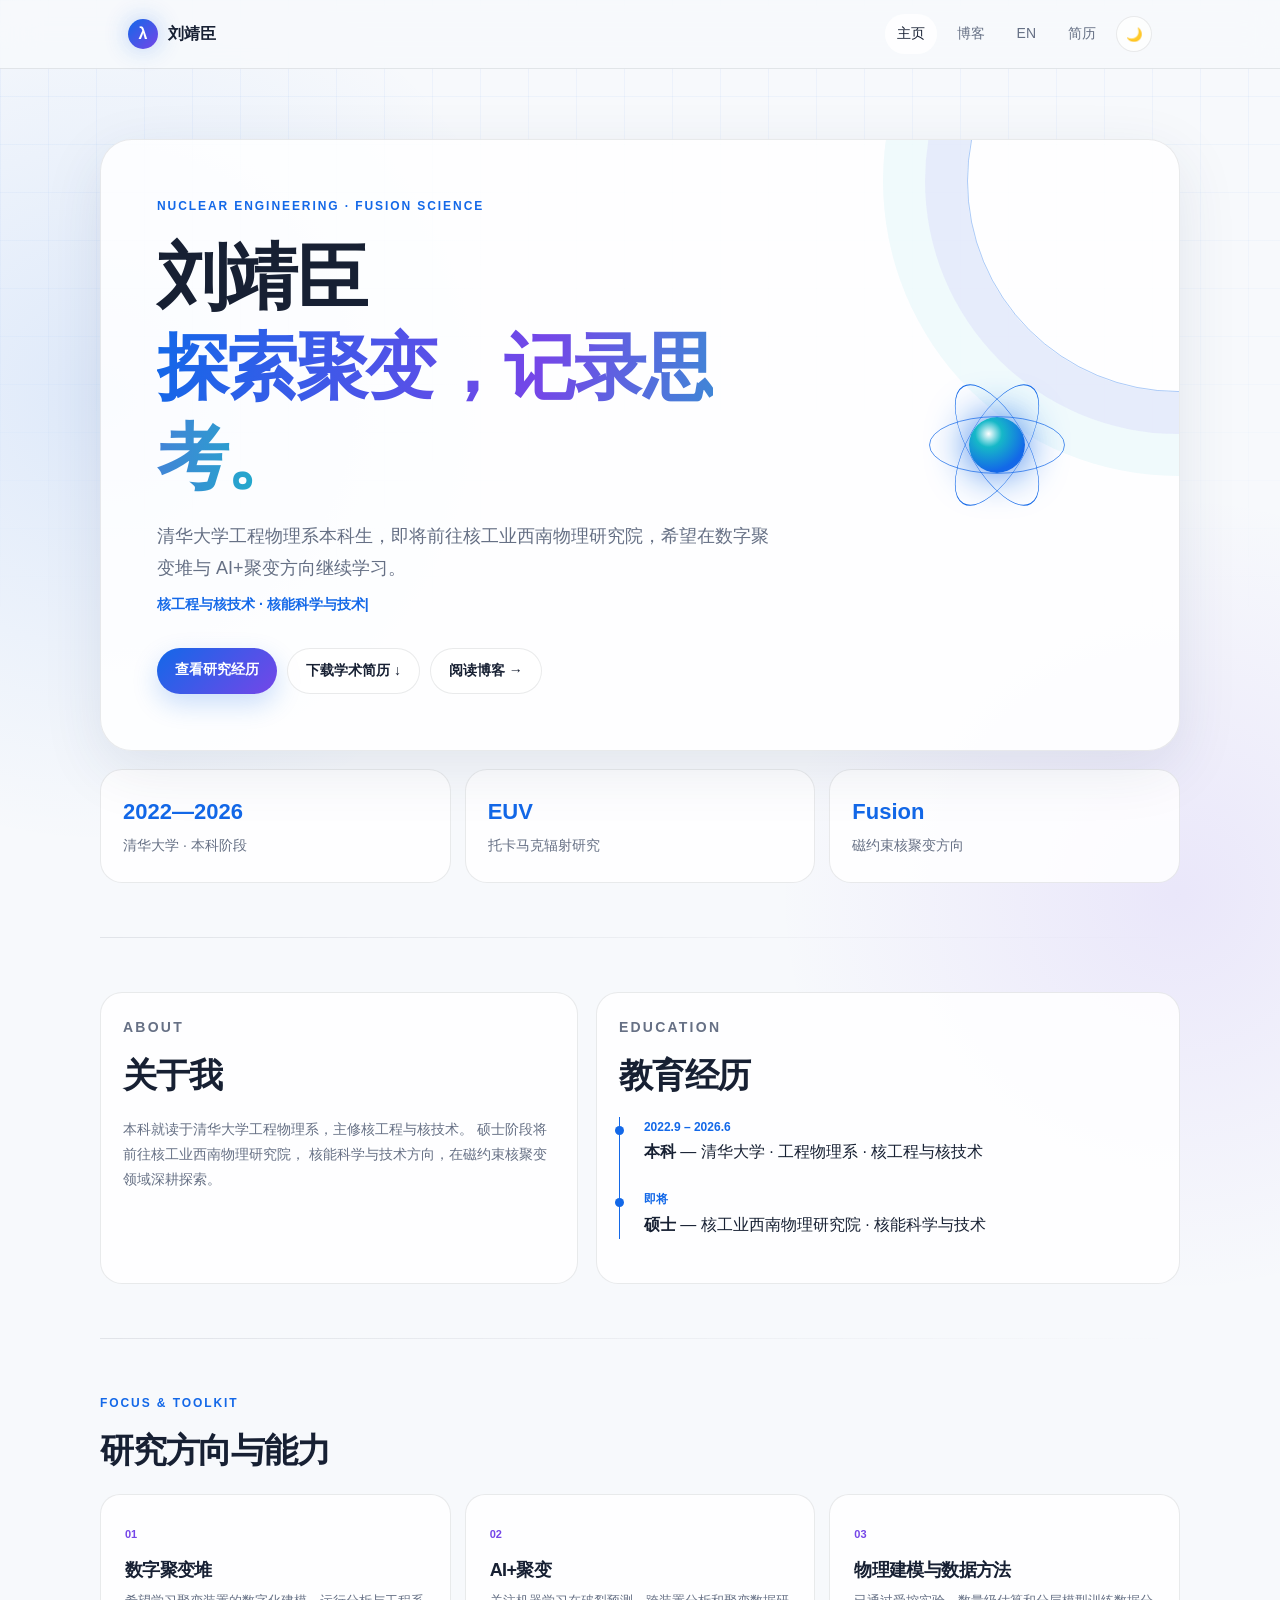
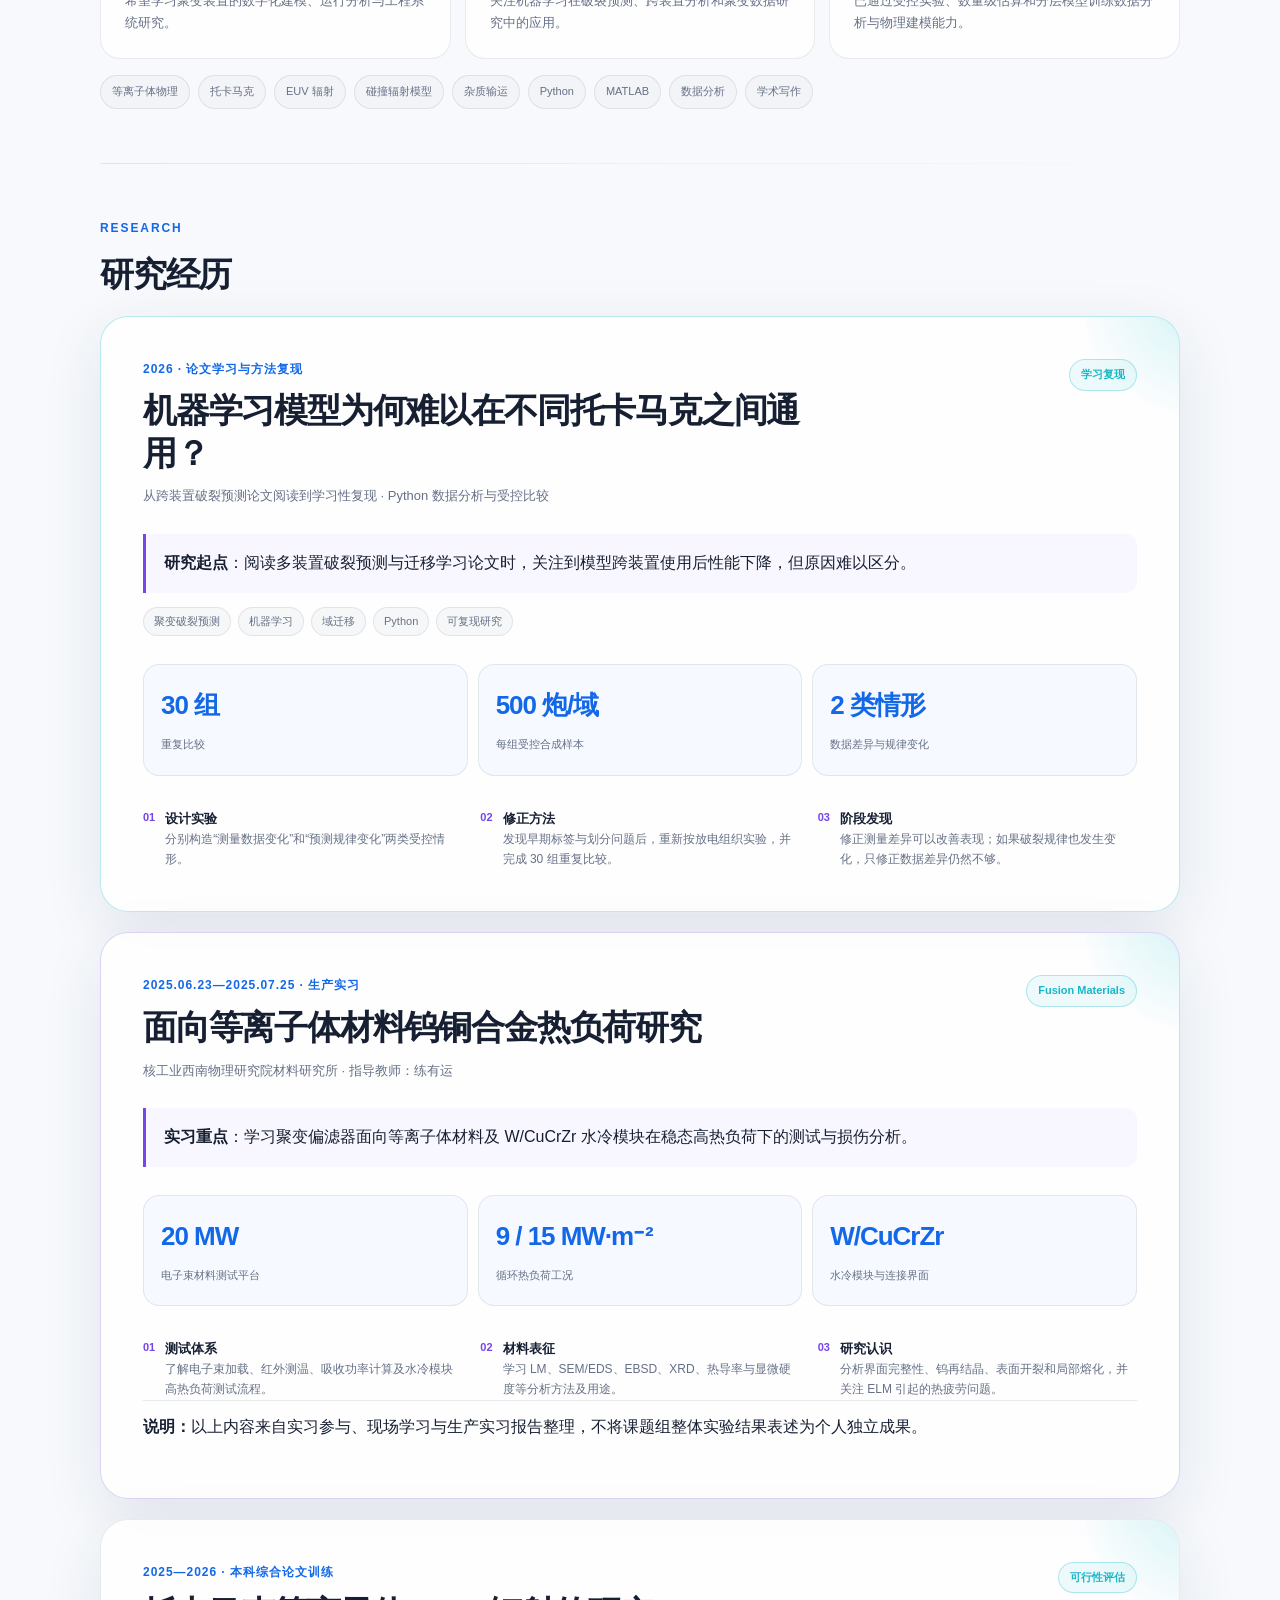
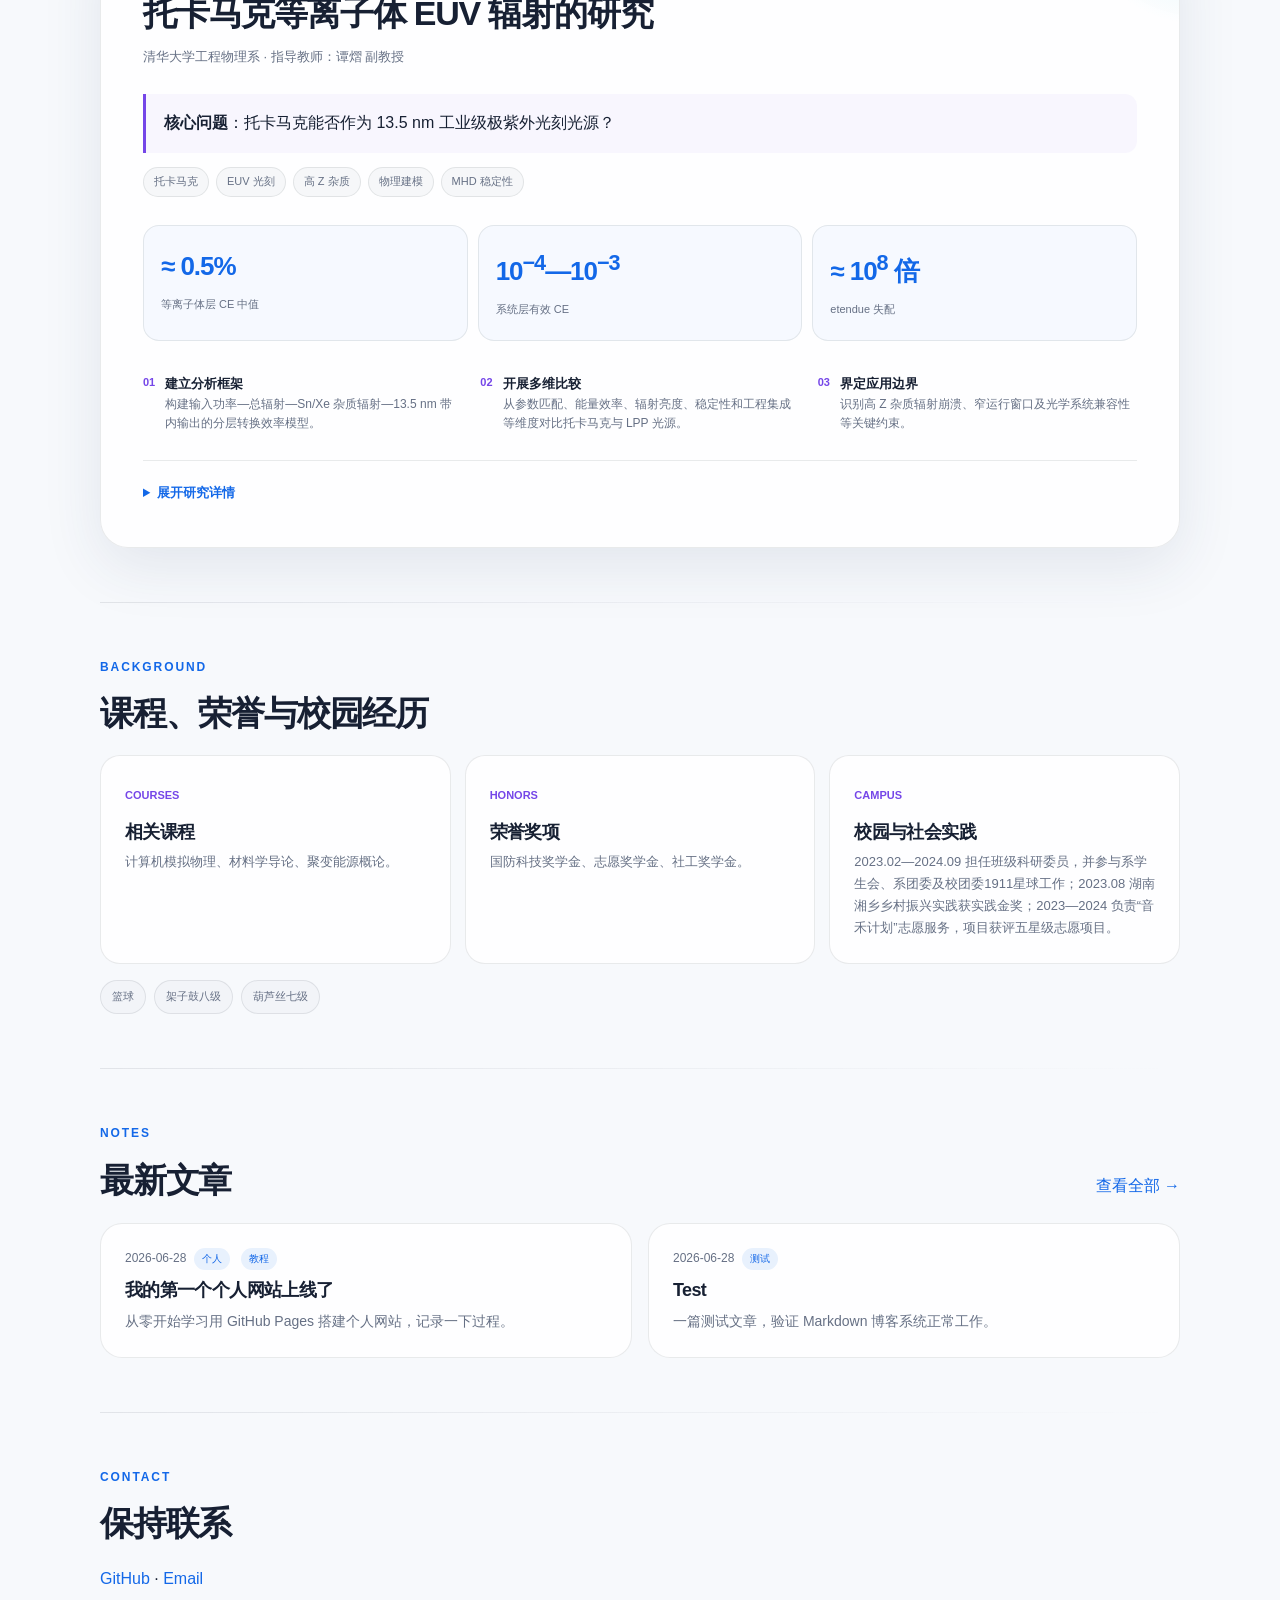
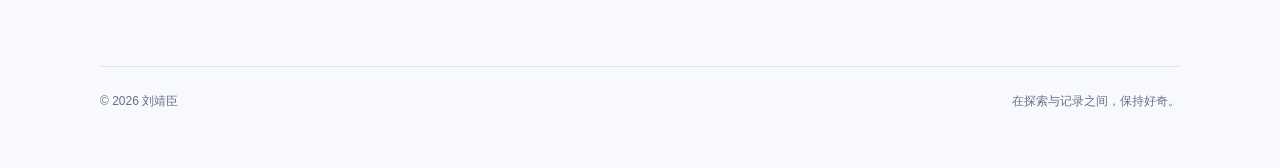
<file: index.html>
<!DOCTYPE html>
<html lang="zh-CN">
<head>
    <meta charset="UTF-8">
    <meta name="viewport" content="width=device-width, initial-scale=1.0">
    <meta name="description" content="刘靖臣 · 清华大学工程物理系 · 核工程与核技术">
    <meta property="og:title" content="刘靖臣 · 个人主页">
    <meta property="og:description" content="清华大学工程物理系本科生，研究方向：磁约束核聚变、核工程与核技术">
    <meta property="og:type" content="website">
    <meta name="twitter:card" content="summary">
    <link rel="canonical" href="https://ljingchen77-rgb.github.io/learner/">
    <link rel="alternate" hreflang="zh-CN" href="https://ljingchen77-rgb.github.io/learner/">
    <link rel="alternate" hreflang="en" href="https://ljingchen77-rgb.github.io/learner/en/">
    <link rel="alternate" type="application/rss+xml" title="刘靖臣的博客 RSS" href="feed.xml">
    <link rel="icon" href="data:image/svg+xml,<svg xmlns=%27http://www.w3.org/2000/svg%27 viewBox=%270 0 100 100%27><text y=%27.9em%27 font-size=%2790%27>🔬</text></svg>">
    <title>刘靖臣</title>
    <link rel="stylesheet" href="style.css">
</head>
<body>

<nav class="navbar">
    <div class="navbar-inner">
        <a href="index.html" class="nav-brand"><span class="brand-mark">λ</span>刘靖臣</a>
        <div class="nav-links">
            <a href="index.html" class="nav-link active">主页</a>
            <a href="blog/" class="nav-link">博客</a>
            <a href="en/" class="nav-link" lang="en">EN</a>
            <a href="assets/Liu-Jingchen-Academic-Resume-2026-v15.pdf" class="nav-link" download>简历</a>
            <button id="dark-toggle" aria-label="切换暗色模式">🌙</button>
        </div>
    </div>
</nav>

<div class="main">

    <header class="hero">
        <div class="hero-copy">
            <p class="eyebrow">Nuclear Engineering · Fusion Science</p>
            <h1>刘靖臣<br><span class="hero-gradient">探索聚变，记录思考。</span></h1>
            <p class="home-subtitle">清华大学工程物理系本科生，即将前往核工业西南物理研究院，希望在数字聚变堆与 AI+聚变方向继续学习。</p>
            <p class="home-tagline" id="home-tagline" aria-live="polite"></p>
            <div class="hero-actions"><a class="button primary" href="#research">查看研究经历</a><a class="button" href="assets/Liu-Jingchen-Academic-Resume-2026-v15.pdf" download>下载学术简历 ↓</a><a class="button" href="blog/">阅读博客 →</a></div>
        </div>
        <div class="atom" aria-hidden="true"><span class="atom-core"></span><span class="orbit"></span><span class="orbit"></span><span class="orbit"></span></div>
    </header>

    <div class="metrics" aria-label="个人概览">
        <div class="metric"><strong>2022—2026</strong><span>清华大学 · 本科阶段</span></div>
        <div class="metric"><strong>EUV</strong><span>托卡马克辐射研究</span></div>
        <div class="metric"><strong>Fusion</strong><span>磁约束核聚变方向</span></div>
    </div>

    <hr class="divider">

    <section class="about-grid">
        <div class="info-card"><p class="eyebrow">About</p><h2>关于我</h2><p>
            本科就读于清华大学工程物理系，主修核工程与核技术。
            硕士阶段将前往核工业西南物理研究院，
            核能科学与技术方向，在磁约束核聚变领域深耕探索。
        </p></div>

        <div class="info-card"><p class="eyebrow">Education</p><h2>教育经历</h2><div class="timeline">
        <div class="edu-item">
            <span class="edu-year">2022.9 – 2026.6</span>
            <strong>本科</strong> — 清华大学 · 工程物理系 · 核工程与核技术
        </div>
        <div class="edu-item">
            <span class="edu-year">即将</span>
            <strong>硕士</strong> — 核工业西南物理研究院 · 核能科学与技术
        </div>
        </div></div>
    </section>

    <hr class="divider">

    <section>
        <div class="section-heading"><div><p class="eyebrow">Focus & Toolkit</p><h2>研究方向与能力</h2></div></div>
        <div class="focus-grid">
            <article class="focus-card"><span class="focus-index">01</span><h3>数字聚变堆</h3><p>希望学习聚变装置的数字化建模、运行分析与工程系统研究。</p></article>
            <article class="focus-card"><span class="focus-index">02</span><h3>AI+聚变</h3><p>关注机器学习在破裂预测、跨装置分析和聚变数据研究中的应用。</p></article>
            <article class="focus-card"><span class="focus-index">03</span><h3>物理建模与数据方法</h3><p>已通过受控实验、数量级估算和分层模型训练数据分析与物理建模能力。</p></article>
        </div>
        <div class="skill-cloud" aria-label="研究技能">
            <span>等离子体物理</span><span>托卡马克</span><span>EUV 辐射</span><span>碰撞辐射模型</span><span>杂质输运</span><span>Python</span><span>MATLAB</span><span>数据分析</span><span>学术写作</span>
        </div>
    </section>

    <hr class="divider">

    <section id="research">
        <p class="eyebrow">Research</p><h2>研究经历</h2>
        <article class="research-card featured-research">
            <div class="research-card-head"><div><span class="research-period">2026 · 论文学习与方法复现</span><h3>机器学习模型为何难以在不同托卡马克之间通用？</h3><p class="research-mentor">从跨装置破裂预测论文阅读到学习性复现 · Python 数据分析与受控比较</p></div><span class="research-badge">学习复现</span></div>
            <p class="research-question"><strong>研究起点</strong>：阅读多装置破裂预测与迁移学习论文时，关注到模型跨装置使用后性能下降，但原因难以区分。</p>
            <div class="research-tags"><span>聚变破裂预测</span><span>机器学习</span><span>域迁移</span><span>Python</span><span>可复现研究</span></div>
            <div class="research-results"><div><strong>30 组</strong><span>重复比较</span></div><div><strong>500 炮/域</strong><span>每组受控合成样本</span></div><div><strong>2 类情形</strong><span>数据差异与规律变化</span></div></div>
            <div class="research-overview"><div><span class="overview-number">01</span><p><strong>设计实验</strong><br>分别构造“测量数据变化”和“预测规律变化”两类受控情形。</p></div><div><span class="overview-number">02</span><p><strong>修正方法</strong><br>发现早期标签与划分问题后，重新按放电组织实验，并完成 30 组重复比较。</p></div><div><span class="overview-number">03</span><p><strong>阶段发现</strong><br>修正测量差异可以改善表现；如果破裂规律也发生变化，只修正数据差异仍然不够。</p></div></div>
        </article>

        <article class="research-card practice-card">
            <div class="research-card-head"><div><span class="research-period">2025.06.23—2025.07.25 · 生产实习</span><h3>面向等离子体材料钨铜合金热负荷研究</h3><p class="research-mentor">核工业西南物理研究院材料研究所 · 指导教师：练有运</p></div><span class="research-badge">Fusion Materials</span></div>
            <p class="research-question"><strong>实习重点</strong>：学习聚变偏滤器面向等离子体材料及 W/CuCrZr 水冷模块在稳态高热负荷下的测试与损伤分析。</p>
            <div class="research-results"><div><strong>20 MW</strong><span>电子束材料测试平台</span></div><div><strong>9 / 15 MW·m⁻²</strong><span>循环热负荷工况</span></div><div><strong>W/CuCrZr</strong><span>水冷模块与连接界面</span></div></div>
            <div class="research-overview"><div><span class="overview-number">01</span><p><strong>测试体系</strong><br>了解电子束加载、红外测温、吸收功率计算及水冷模块高热负荷测试流程。</p></div><div><span class="overview-number">02</span><p><strong>材料表征</strong><br>学习 LM、SEM/EDS、EBSD、XRD、热导率与显微硬度等分析方法及用途。</p></div><div><span class="overview-number">03</span><p><strong>研究认识</strong><br>分析界面完整性、钨再结晶、表面开裂和局部熔化，并关注 ELM 引起的热疲劳问题。</p></div></div>
            <p class="research-limit"><strong>说明：</strong>以上内容来自实习参与、现场学习与生产实习报告整理，不将课题组整体实验结果表述为个人独立成果。</p>
        </article>

        <article class="research-card">
            <div class="research-card-head">
                <div>
                    <span class="research-period">2025—2026 · 本科综合论文训练</span>
                    <h3>托卡马克等离子体 EUV 辐射的研究</h3>
                    <p class="research-mentor">清华大学工程物理系 · 指导教师：谭熠 副教授</p>
                </div>
                <span class="research-badge">可行性评估</span>
            </div>

            <p class="research-question"><strong>核心问题</strong>：托卡马克能否作为 13.5 nm 工业级极紫外光刻光源？</p>

            <div class="research-tags" aria-label="研究关键词">
                <span>托卡马克</span><span>EUV 光刻</span><span>高 Z 杂质</span><span>物理建模</span><span>MHD 稳定性</span>
            </div>

            <div class="research-results" aria-label="关键研究结果">
                <div><strong>≈ 0.5%</strong><span>等离子体层 CE 中值</span></div>
                <div><strong>10<sup>−4</sup>—10<sup>−3</sup></strong><span>系统层有效 CE</span></div>
                <div><strong>≈ 10<sup>8</sup> 倍</strong><span>etendue 失配</span></div>
            </div>

            <div class="research-overview">
                <div><span class="overview-number">01</span><p><strong>建立分析框架</strong><br>构建输入功率—总辐射—Sn/Xe 杂质辐射—13.5 nm 带内输出的分层转换效率模型。</p></div>
                <div><span class="overview-number">02</span><p><strong>开展多维比较</strong><br>从参数匹配、能量效率、辐射亮度、稳定性和工程集成等维度对比托卡马克与 LPP 光源。</p></div>
                <div><span class="overview-number">03</span><p><strong>界定应用边界</strong><br>识别高 Z 杂质辐射崩溃、窄运行窗口及光学系统兼容性等关键约束。</p></div>
            </div>

            <details class="research-details">
                <summary>展开研究详情</summary>
                <div class="research-body">
                    <p><strong>研究方法：</strong>以系统文献调研、数量级估算和定性物理推理为基础，结合托卡马克边缘/偏滤器典型参数与 Sn/Xe 高 Z 等离子体辐射机理，建立覆盖原子物理、杂质输运、功率平衡和运行稳定性的分析框架。</p>
                    <p><strong>参数匹配：</strong>Sn 在电子温度约 30—50 eV 时具有较强的 13.5 nm 谱带辐射能力，与托卡马克偏滤器部分温度窗口存在重叠；但电子密度、发光体积和时间结构仍存在显著差异。</p>
                    <p><strong>效率评估：</strong>托卡马克 EUV 模式的等离子体层 CE 估计为 0.15%—2%，中值约 0.5%；计入几何收集等损失后，系统层有效 CE 约为 0.01%—0.1%，低于工业 LPP 光源。</p>
                    <p><strong>主要结论：</strong>当前及可预见技术条件下，托卡马克难以成为工业级 EUV 光刻光源，但可作为研究高 Z 杂质 EUV 辐射物理、边缘输运及材料辐照问题的实验平台。</p>
                    <p class="research-limit"><strong>研究边界：</strong>结论主要基于已有文献和简化模型，尚需 Sn/Xe 注入实验、边缘输运数值模拟及绝对功率测量进一步验证。</p>
                </div>
            </details>
        </article>
    </section>

    <hr class="divider">

    <section>
        <p class="eyebrow">Background</p><h2>课程、荣誉与校园经历</h2>
        <div class="focus-grid profile-grid">
            <article class="focus-card"><span class="focus-index">COURSES</span><h3>相关课程</h3><p>计算机模拟物理、材料学导论、聚变能源概论。</p></article>
            <article class="focus-card"><span class="focus-index">HONORS</span><h3>荣誉奖项</h3><p>国防科技奖学金、志愿奖学金、社工奖学金。</p></article>
            <article class="focus-card"><span class="focus-index">CAMPUS</span><h3>校园与社会实践</h3><p>2023.02—2024.09 担任班级科研委员，并参与系学生会、系团委及校团委1911星球工作；2023.08 湖南湘乡乡村振兴实践获实践金奖；2023—2024 负责“音禾计划”志愿服务，项目获评五星级志愿项目。</p></article>
        </div>
        <div class="skill-cloud" aria-label="兴趣爱好"><span>篮球</span><span>架子鼓八级</span><span>葫芦丝七级</span></div>
    </section>

    <hr class="divider">

    <section id="home-posts">
        <div class="section-heading"><div><p class="eyebrow">Notes</p><h2>最新文章</h2></div><a href="blog/">查看全部 →</a></div>
        <div id="home-posts-list"></div>
    </section>

    <hr class="divider">

    <section>
        <p class="eyebrow">Contact</p><h2>保持联系</h2>
        <p>
            <a href="https://github.com/ljingchen77-rgb">GitHub</a> ·
            <a href="#" id="email-link">Email</a>
        </p>
    </section>

    <footer>
        <span>&copy; 2026 刘靖臣</span><span>在探索与记录之间，保持好奇。</span>
    </footer>

</div>

<script>
fetch("blog/posts/posts.json").then(function(r){if(!r.ok)throw new Error();return r.json()}).then(function(posts){var root=document.getElementById("home-posts-list");if(!root)return;root.className="post-grid";posts.slice(0,3).forEach(function(post){var card=document.createElement("article"),meta=document.createElement("div"),h=document.createElement("h3"),a=document.createElement("a"),summary=document.createElement("p");card.className="post-item";meta.className="post-meta";meta.textContent=post.date;post.categories.forEach(function(cat){var tag=document.createElement("span");tag.className="tag";tag.textContent=cat;meta.append(" ",tag)});a.href="blog/?post="+encodeURIComponent(post.file);a.textContent=post.title;h.appendChild(a);summary.className="post-summary";summary.textContent=post.summary;card.append(meta,h,summary);root.appendChild(card)})}).catch(function(){var root=document.getElementById("home-posts-list");if(root)root.innerHTML='<p class="status-message">文章暂时未能加载，请稍后再试。</p>'});

var u="jingchen0911",d="outlook.com",e=document.getElementById("email-link");if(e)e.href="mailto:"+u+"@"+d;
</script>
<script src="script.js"></script>
</body>
</html>
</file>
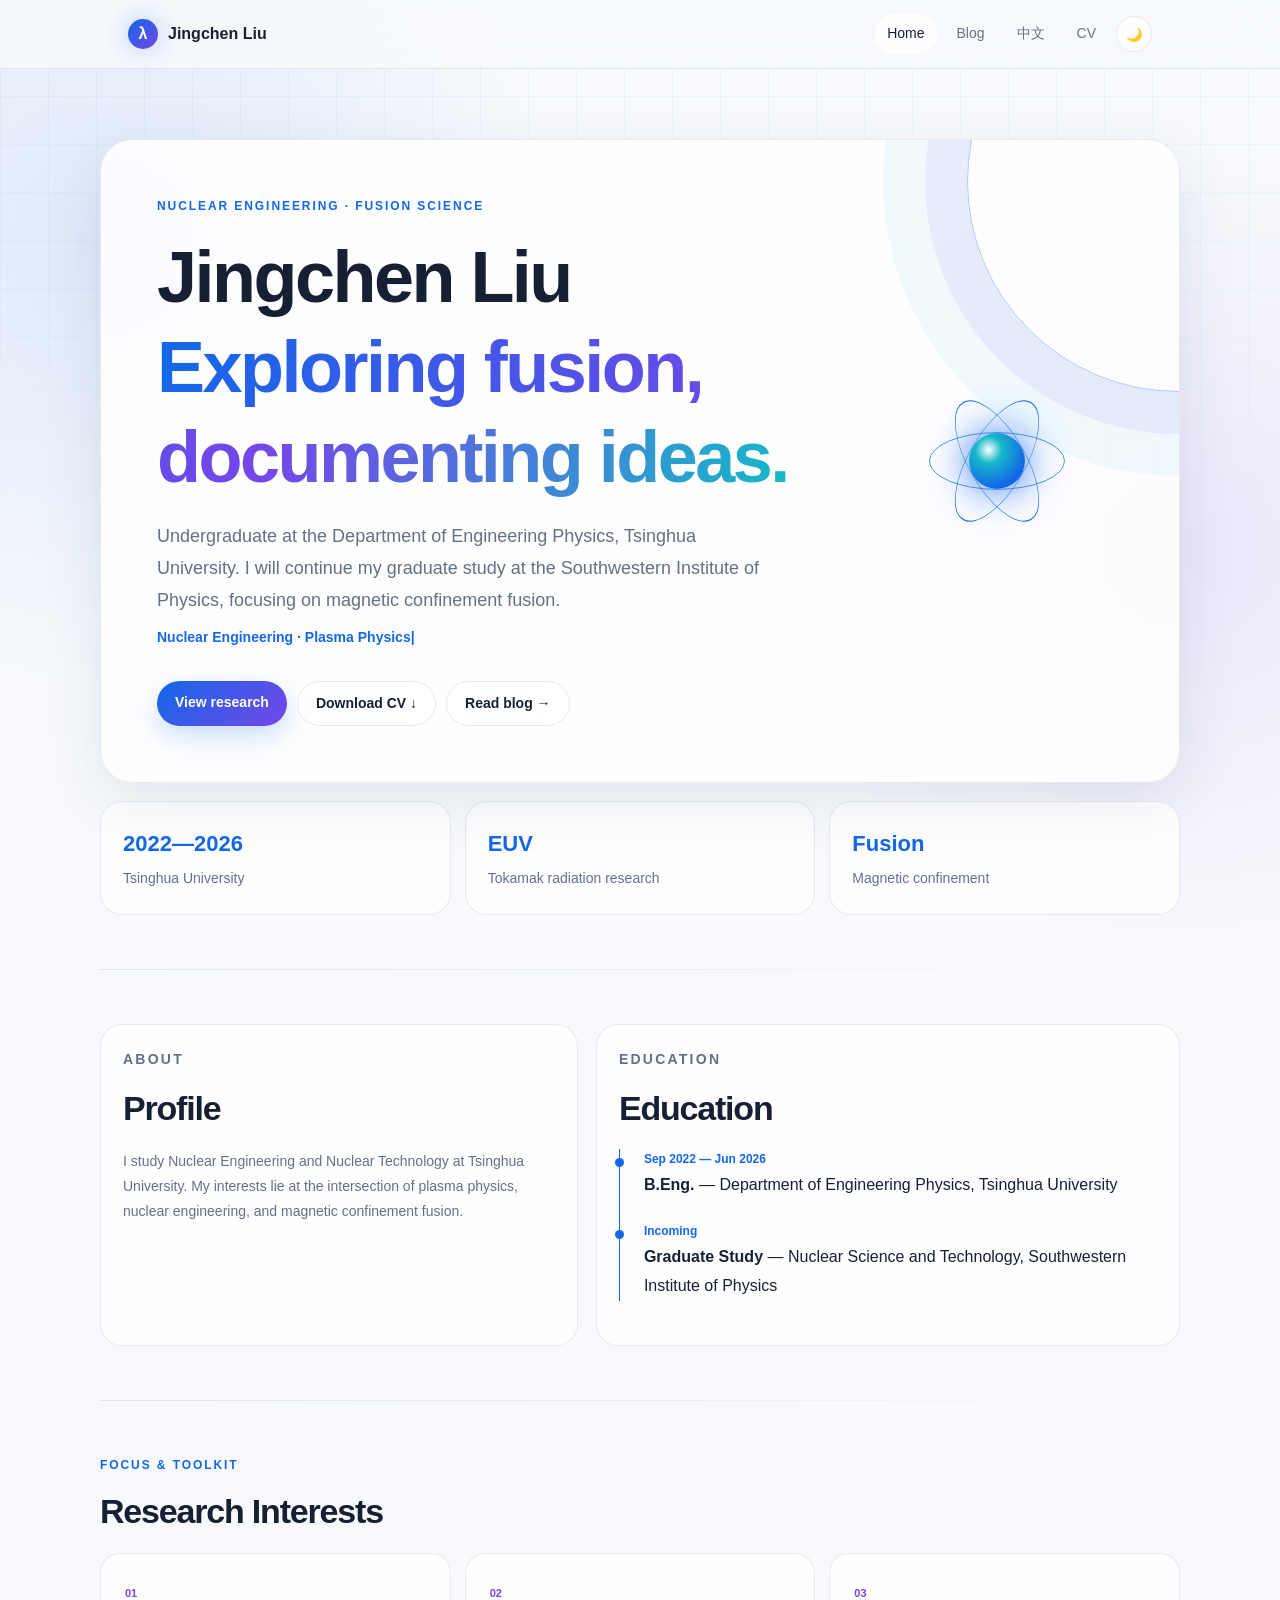
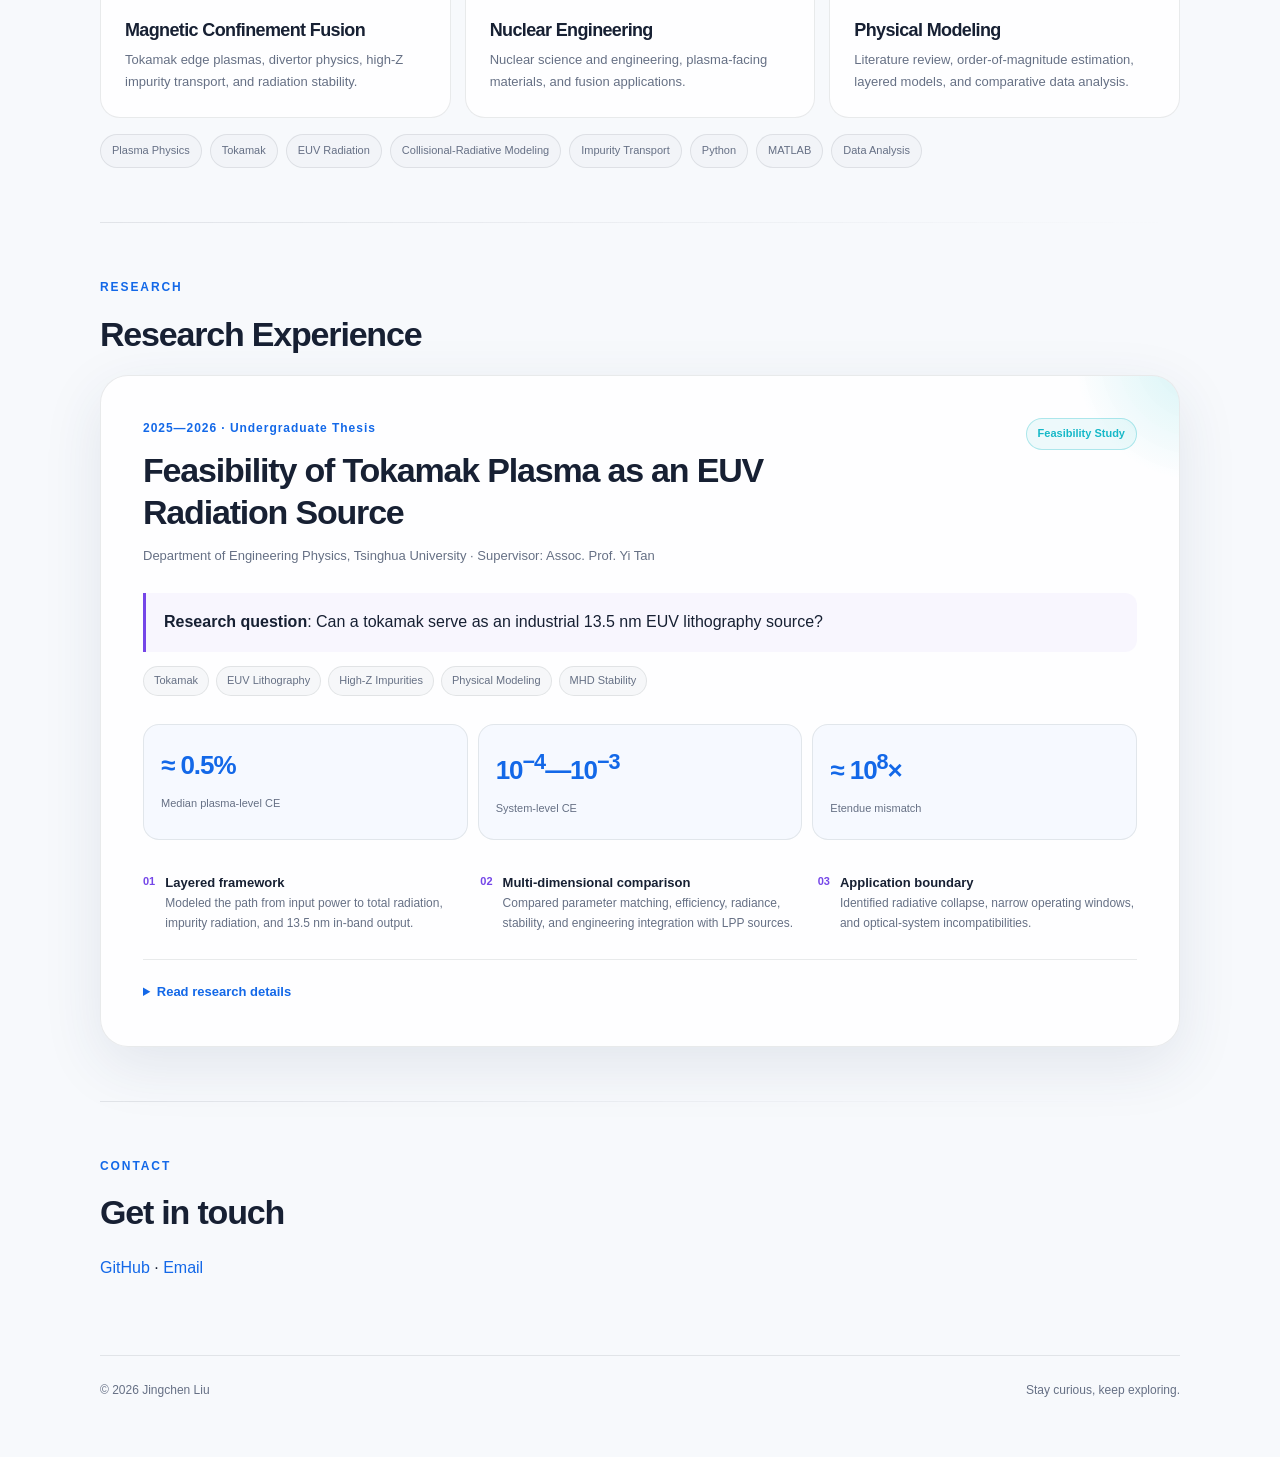
<file: en/index.html>
<!DOCTYPE html>
<html lang="en"><head><meta charset="UTF-8"><meta name="viewport" content="width=device-width,initial-scale=1.0"><meta name="description" content="Jingchen Liu · Nuclear Engineering · Magnetic Confinement Fusion"><meta property="og:title" content="Jingchen Liu · Research Portfolio"><meta property="og:description" content="Nuclear engineering student focusing on magnetic confinement fusion and plasma physics."><meta property="og:type" content="website"><link rel="canonical" href="https://ljingchen77-rgb.github.io/learner/en/"><link rel="alternate" hreflang="zh-CN" href="https://ljingchen77-rgb.github.io/learner/"><link rel="alternate" hreflang="en" href="https://ljingchen77-rgb.github.io/learner/en/"><title>Jingchen Liu</title><link rel="stylesheet" href="../style.css"></head>
<body><nav class="navbar"><div class="navbar-inner"><a href="./" class="nav-brand"><span class="brand-mark">λ</span>Jingchen Liu</a><div class="nav-links"><a href="./" class="nav-link active">Home</a><a href="../blog/" class="nav-link">Blog</a><a href="../" class="nav-link" lang="zh-CN">中文</a><a href="../assets/Liu-Jingchen-Resume.pdf" class="nav-link" download>CV</a><button id="dark-toggle" aria-label="Toggle dark mode">🌙</button></div></div></nav>
<main class="main">
<header class="hero"><div class="hero-copy"><p class="eyebrow">Nuclear Engineering · Fusion Science</p><h1>Jingchen Liu<br><span class="hero-gradient">Exploring fusion, documenting ideas.</span></h1><p class="home-subtitle">Undergraduate at the Department of Engineering Physics, Tsinghua University. I will continue my graduate study at the Southwestern Institute of Physics, focusing on magnetic confinement fusion.</p><p class="home-tagline">Nuclear Engineering · Plasma Physics</p><div class="hero-actions"><a class="button primary" href="#research">View research</a><a class="button" href="../assets/Liu-Jingchen-Resume.pdf" download>Download CV ↓</a><a class="button" href="../blog/">Read blog →</a></div></div><div class="atom" aria-hidden="true"><span class="atom-core"></span><span class="orbit"></span><span class="orbit"></span><span class="orbit"></span></div></header>
<div class="metrics"><div class="metric"><strong>2022—2026</strong><span>Tsinghua University</span></div><div class="metric"><strong>EUV</strong><span>Tokamak radiation research</span></div><div class="metric"><strong>Fusion</strong><span>Magnetic confinement</span></div></div><hr class="divider">
<section class="about-grid"><div class="info-card"><p class="eyebrow">About</p><h2>Profile</h2><p>I study Nuclear Engineering and Nuclear Technology at Tsinghua University. My interests lie at the intersection of plasma physics, nuclear engineering, and magnetic confinement fusion.</p></div><div class="info-card"><p class="eyebrow">Education</p><h2>Education</h2><div class="timeline"><div class="edu-item"><span class="edu-year">Sep 2022 — Jun 2026</span><strong>B.Eng.</strong> — Department of Engineering Physics, Tsinghua University</div><div class="edu-item"><span class="edu-year">Incoming</span><strong>Graduate Study</strong> — Nuclear Science and Technology, Southwestern Institute of Physics</div></div></div></section><hr class="divider">
<section><p class="eyebrow">Focus & Toolkit</p><h2>Research Interests</h2><div class="focus-grid"><article class="focus-card"><span class="focus-index">01</span><h3>Magnetic Confinement Fusion</h3><p>Tokamak edge plasmas, divertor physics, high-Z impurity transport, and radiation stability.</p></article><article class="focus-card"><span class="focus-index">02</span><h3>Nuclear Engineering</h3><p>Nuclear science and engineering, plasma-facing materials, and fusion applications.</p></article><article class="focus-card"><span class="focus-index">03</span><h3>Physical Modeling</h3><p>Literature review, order-of-magnitude estimation, layered models, and comparative data analysis.</p></article></div><div class="skill-cloud"><span>Plasma Physics</span><span>Tokamak</span><span>EUV Radiation</span><span>Collisional-Radiative Modeling</span><span>Impurity Transport</span><span>Python</span><span>MATLAB</span><span>Data Analysis</span></div></section><hr class="divider">
<section id="research"><p class="eyebrow">Research</p><h2>Research Experience</h2><article class="research-card"><div class="research-card-head"><div><span class="research-period">2025—2026 · Undergraduate Thesis</span><h3>Feasibility of Tokamak Plasma as an EUV Radiation Source</h3><p class="research-mentor">Department of Engineering Physics, Tsinghua University · Supervisor: Assoc. Prof. Yi Tan</p></div><span class="research-badge">Feasibility Study</span></div><p class="research-question"><strong>Research question</strong>: Can a tokamak serve as an industrial 13.5 nm EUV lithography source?</p><div class="research-tags"><span>Tokamak</span><span>EUV Lithography</span><span>High-Z Impurities</span><span>Physical Modeling</span><span>MHD Stability</span></div><div class="research-results"><div><strong>≈ 0.5%</strong><span>Median plasma-level CE</span></div><div><strong>10<sup>−4</sup>—10<sup>−3</sup></strong><span>System-level CE</span></div><div><strong>≈ 10<sup>8</sup>×</strong><span>Etendue mismatch</span></div></div><div class="research-overview"><div><span class="overview-number">01</span><p><strong>Layered framework</strong><br>Modeled the path from input power to total radiation, impurity radiation, and 13.5 nm in-band output.</p></div><div><span class="overview-number">02</span><p><strong>Multi-dimensional comparison</strong><br>Compared parameter matching, efficiency, radiance, stability, and engineering integration with LPP sources.</p></div><div><span class="overview-number">03</span><p><strong>Application boundary</strong><br>Identified radiative collapse, narrow operating windows, and optical-system incompatibilities.</p></div></div><details class="research-details"><summary>Read research details</summary><div class="research-body"><p><strong>Method:</strong> Systematic literature review, order-of-magnitude estimation, and qualitative reasoning across atomic physics, impurity transport, power balance, and operational stability.</p><p><strong>Finding:</strong> The optimal 30—50 eV radiation window of Sn partially overlaps with tokamak divertor conditions, while density, emitting volume, time structure, and radiance remain substantially mismatched.</p><p><strong>Conclusion:</strong> Tokamaks are unlikely to become industrial EUV lithography sources under foreseeable conditions, but remain valuable platforms for high-Z impurity radiation and edge-transport studies.</p></div></details></article></section><hr class="divider">
<section><p class="eyebrow">Contact</p><h2>Get in touch</h2><p><a href="https://github.com/ljingchen77-rgb">GitHub</a> · <a href="mailto:jingchen0911@outlook.com">Email</a></p></section><footer><span>&copy; 2026 Jingchen Liu</span><span>Stay curious, keep exploring.</span></footer>
</main><script src="../script.js"></script></body></html>
</file>
<file: style.css>
:root{--bg:#f7f9fc;--card:#ffffffd9;--text:#172033;--muted:#667085;--line:#17203318;--blue:#1368e8;--violet:#7546e8;--cyan:#16b8c8;--shadow:0 18px 60px #2a3d5f1a}*{box-sizing:border-box;margin:0;padding:0}html{scroll-behavior:smooth}body{min-height:100vh;color:var(--text);background:radial-gradient(circle at 8% 8%,#1368e81c,transparent 28rem),radial-gradient(circle at 92% 18%,#7546e81a,transparent 25rem),var(--bg);font:16px/1.8 Inter,-apple-system,BlinkMacSystemFont,"Segoe UI","PingFang SC","Microsoft YaHei",sans-serif;transition:.3s}body::before{content:"";position:fixed;inset:0;z-index:-1;background-image:linear-gradient(#1368e80d 1px,transparent 1px),linear-gradient(90deg,#1368e80d 1px,transparent 1px);background-size:48px 48px;mask-image:linear-gradient(#000,transparent 70%)}body.dark-mode{--bg:#080d18;--card:#101828dd;--text:#e8edf7;--muted:#98a2b3;--line:#ffffff1a;--blue:#65a4ff;--violet:#a98bff;--cyan:#42d7df;--shadow:0 20px 70px #00000047}a{color:var(--blue);text-decoration:none;transition:.2s}a:hover{color:var(--violet)}p{margin-bottom:14px}ul,ol{margin:8px 0 18px 22px}:focus-visible{outline:3px solid #1368e880;outline-offset:3px}::selection{color:#fff;background:var(--blue)}
.navbar{position:sticky;top:0;z-index:20;border-bottom:1px solid var(--line);background:#f7f9fcd9;backdrop-filter:blur(18px)}body.dark-mode .navbar{background:#080d18d9}.navbar-inner{max-width:1080px;height:68px;margin:auto;padding:0 28px;display:flex;align-items:center;justify-content:space-between}.nav-brand{display:flex;align-items:center;gap:10px;color:var(--text);font-weight:750}.brand-mark{width:30px;height:30px;display:grid;place-items:center;color:#fff;border-radius:50%;background:linear-gradient(135deg,var(--blue),var(--violet));box-shadow:0 0 24px #1368e84d}.nav-links{display:flex;gap:8px;align-items:center}.nav-link{padding:7px 12px;border-radius:999px;color:var(--muted);font-size:14px}.nav-link:hover,.nav-link.active{color:var(--text);background:var(--card)}#dark-toggle{width:36px;height:36px;border:1px solid var(--line);border-radius:50%;background:var(--card);cursor:pointer}
.main{width:min(1080px,calc(100% - 40px));margin:auto;padding:70px 0 56px;animation:rise .55s ease-out}.content-narrow{max-width:820px}@keyframes rise{from{opacity:0;transform:translateY(10px)}}.eyebrow{margin-bottom:14px;color:var(--blue);font-size:12px;font-weight:750;letter-spacing:.16em;text-transform:uppercase}h1,h2,h3{line-height:1.25;letter-spacing:-.035em}h1{font-size:clamp(38px,6vw,72px)}h2{margin-bottom:20px;font-size:clamp(24px,3vw,34px)}h3{font-size:18px}.divider{height:1px;margin:54px 0;border:0;background:linear-gradient(90deg,var(--line),transparent)}.section-heading{display:flex;align-items:end;justify-content:space-between;gap:20px;margin-bottom:22px}.section-heading h2{margin:0}
.hero{position:relative;display:grid;grid-template-columns:1.45fr .55fr;gap:46px;align-items:center;min-height:430px;padding:56px;overflow:hidden;border:1px solid var(--line);border-radius:32px;background:var(--card);box-shadow:var(--shadow)}.hero::after{content:"";position:absolute;width:420px;height:420px;right:-210px;top:-170px;border:1px solid #1368e859;border-radius:50%;box-shadow:0 0 0 42px #7546e814,0 0 0 84px #16b8c80f}.hero-copy{position:relative;z-index:1}.hero-gradient{background:linear-gradient(100deg,var(--blue),var(--violet) 55%,var(--cyan));background-clip:text;color:transparent}.home-subtitle{max-width:620px;margin:18px 0 8px;color:var(--muted);font-size:18px}.home-tagline{min-height:28px;color:var(--blue);font-size:14px;font-weight:650}.home-tagline::after{content:"|";animation:blink .9s step-end infinite}@keyframes blink{50%{opacity:0}}.hero-actions{display:flex;flex-wrap:wrap;gap:10px;margin-top:28px}.button{padding:9px 18px;border:1px solid var(--line);border-radius:999px;color:var(--text);background:var(--card);font-size:14px;font-weight:650}.button.primary{color:#fff;border:0;background:linear-gradient(135deg,#1368e8,#7546e8);box-shadow:0 10px 26px #1368e838}.atom{position:relative;z-index:1;width:180px;aspect-ratio:1;margin:auto;display:grid;place-items:center}.atom-core{width:56px;height:56px;border-radius:50%;background:radial-gradient(circle at 35% 30%,#fff,var(--cyan) 25%,var(--blue) 70%);box-shadow:0 0 42px var(--blue)}.orbit{position:absolute;inset:22px;border:1px solid var(--blue);border-radius:50%}.orbit:nth-child(2){transform:rotate(60deg) scaleY(.42)}.orbit:nth-child(3){transform:rotate(-60deg) scaleY(.42)}.orbit:nth-child(4){transform:scaleY(.42)}
.metrics{display:grid;grid-template-columns:repeat(3,1fr);gap:14px;margin-top:18px}.metric,.info-card{padding:22px;border:1px solid var(--line);border-radius:22px;background:var(--card)}.metric strong{display:block;color:var(--blue);font-size:22px}.metric span,.info-card p,.research-body{color:var(--muted);font-size:14px}.about-grid{display:grid;grid-template-columns:.9fr 1.1fr;gap:18px}.timeline{padding-left:24px;border-left:1px solid var(--blue)}.edu-item{position:relative;margin-bottom:22px}.edu-item::before{content:"";position:absolute;left:-29px;top:9px;width:9px;height:9px;border-radius:50%;background:var(--blue)}.edu-year{display:block;color:var(--blue);font-size:12px;font-weight:700}details{margin-top:14px}summary{width:max-content;color:var(--blue);cursor:pointer}.research-body{margin-top:14px;padding:20px;border-left:2px solid var(--blue);background:#1368e80d}.research-body strong{color:var(--text)}
.focus-grid{display:grid;grid-template-columns:repeat(3,1fr);gap:14px}.focus-card{position:relative;padding:24px;border:1px solid var(--line);border-radius:20px;background:var(--card)}.focus-card h3{margin:12px 0 8px}.focus-card p{margin:0;color:var(--muted);font-size:13px;line-height:1.7}.focus-index{color:var(--violet);font-size:11px;font-weight:800}.skill-cloud{display:flex;flex-wrap:wrap;gap:8px;margin-top:16px}.skill-cloud span{padding:6px 11px;border:1px solid var(--line);border-radius:999px;color:var(--muted);background:#66708508;font-size:11px}
.research-card{position:relative;overflow:hidden;padding:clamp(24px,4vw,42px);border:1px solid var(--line);border-radius:28px;background:var(--card);box-shadow:var(--shadow)}.research-card::before{content:"";position:absolute;width:260px;height:260px;right:-150px;top:-150px;border-radius:50%;background:radial-gradient(circle,#16b8c830,transparent 68%)}.research-card-head{position:relative;display:flex;justify-content:space-between;gap:24px;align-items:start}.research-period{display:block;margin-bottom:9px;color:var(--blue);font-size:12px;font-weight:750;letter-spacing:.08em}.research-card h3{max-width:690px;font-size:clamp(24px,3vw,34px)}.research-mentor{margin:10px 0 0;color:var(--muted);font-size:13px}.research-badge{flex:none;padding:5px 11px;border:1px solid #16b8c84d;border-radius:999px;color:var(--cyan);background:#16b8c812;font-size:11px;font-weight:700}.research-question{margin:26px 0 14px;padding:15px 18px;border-left:3px solid var(--violet);border-radius:0 12px 12px 0;background:#7546e80b}.research-tags{display:flex;flex-wrap:wrap;gap:7px}.research-tags span{padding:4px 10px;border-radius:999px;color:var(--muted);background:#6670850d;border:1px solid var(--line);font-size:11px}.research-results{display:grid;grid-template-columns:repeat(3,1fr);gap:10px;margin:28px 0}.research-results div{padding:17px;border:1px solid var(--line);border-radius:16px;background:#1368e808}.research-results strong{display:block;color:var(--blue);font-size:clamp(18px,2.4vw,26px);letter-spacing:-.04em}.research-results span{color:var(--muted);font-size:11px}.research-overview{display:grid;grid-template-columns:repeat(3,1fr);gap:18px;padding-top:4px}.research-overview>div{display:flex;gap:10px}.research-overview p{margin:0;color:var(--muted);font-size:12px;line-height:1.65}.research-overview p strong{color:var(--text);font-size:13px}.overview-number{color:var(--violet);font-size:11px;font-weight:800}.research-card details{margin-top:26px;padding-top:20px;border-top:1px solid var(--line)}.research-card summary{font-size:13px;font-weight:700}.research-body{margin-top:16px;padding:20px;border-left:2px solid var(--blue);border-radius:0 14px 14px 0;background:#1368e80d}.research-body p:last-child{margin-bottom:0}.research-limit{padding-top:12px;border-top:1px solid var(--line)}
.post-grid{display:grid;grid-template-columns:repeat(2,minmax(0,1fr));gap:16px}.post-item{padding:24px;border:1px solid var(--line);border-radius:22px;background:var(--card);transition:.25s}.post-item:hover{transform:translateY(-4px);box-shadow:var(--shadow)}.post-item h3{margin:9px 0 8px}.post-item h3 a{color:var(--text)}.post-meta,.post-summary{color:var(--muted);font-size:12px}.post-summary{margin:0;font-size:14px;line-height:1.65}.tag{display:inline-block;margin:0 4px;padding:2px 8px;border-radius:999px;color:var(--blue);background:#1368e817;font-size:10px}.category-filter{display:flex;flex-wrap:wrap;gap:8px;margin-bottom:24px}.category-tag{padding:7px 13px;border:1px solid var(--line);border-radius:999px;color:var(--muted);background:var(--card);cursor:pointer}.category-tag.active{color:#fff;background:linear-gradient(135deg,var(--blue),var(--violet))}.blog-header{margin-bottom:44px}.blog-header p{color:var(--muted)}#post-content{display:none;max-width:760px;margin:auto}#post-content.active{display:block}#post-list.hidden{display:none}.back-link{display:inline-block;margin-bottom:24px;color:var(--muted)}#post-body{padding:clamp(24px,5vw,52px);border:1px solid var(--line);border-radius:28px;background:var(--card);box-shadow:var(--shadow)}#post-body h1{font-size:clamp(32px,5vw,48px)}#post-body h2{margin:34px 0 12px;font-size:24px}#post-body h3{margin:26px 0 10px}#post-body p{margin-bottom:16px}#post-body code{padding:2px 6px;border-radius:5px;background:#1368e817}#post-body pre{margin:20px 0;padding:20px;overflow:auto;border-radius:14px;color:#dbeafe;background:#0c1425}#post-body pre code{padding:0;background:none}#post-body blockquote{margin:20px 0;padding:10px 18px;border-left:3px solid var(--blue);color:var(--muted);background:#1368e80d}.comments-section{margin-top:38px;padding-top:28px;border-top:1px solid var(--line)}.status-message{grid-column:1/-1;padding:28px;border:1px dashed var(--line);border-radius:22px;color:var(--muted);text-align:center}footer{margin-top:72px;padding-top:24px;border-top:1px solid var(--line);color:var(--muted);font-size:12px;display:flex;justify-content:space-between}
.search-box{display:flex;align-items:center;gap:10px;margin-bottom:14px;padding:10px 14px;border:1px solid var(--line);border-radius:14px;background:var(--card);color:var(--blue)}.search-box input{width:100%;border:0;outline:0;color:var(--text);background:transparent;font:inherit;font-size:13px}.search-box input::placeholder{color:var(--muted)}.article-meta-bar{margin-bottom:12px;color:var(--muted);font-size:12px}.article-toc{display:flex;flex-direction:column;gap:5px;margin-bottom:18px;padding:18px 20px;border:1px solid var(--line);border-radius:16px;background:var(--card)}.article-toc strong{margin-bottom:4px;font-size:12px}.article-toc a{font-size:12px}.article-toc .toc-sub{padding-left:14px;color:var(--muted)}.post-navigation{display:grid;grid-template-columns:repeat(2,1fr);gap:12px;margin-top:22px}.post-navigation a{display:flex;flex-direction:column;padding:16px;border:1px solid var(--line);border-radius:16px;background:var(--card)}.post-navigation span{color:var(--muted);font-size:10px}.post-navigation strong{color:var(--text);font-size:13px}.error-page{width:min(680px,calc(100% - 36px));margin:20vh auto;padding:40px;border:1px solid var(--line);border-radius:28px;background:var(--card);box-shadow:var(--shadow)}.error-page p{color:var(--muted)}
.research-card+.research-card{margin-top:20px}.featured-research{border-color:#16b8c84d}.practice-card{border-color:#7546e83d}.profile-grid .focus-card{min-height:170px}@media(max-width:760px){.navbar-inner{padding:0 12px}.nav-brand{gap:6px;font-size:13px}.brand-mark{width:26px;height:26px}.nav-links{gap:1px}.nav-link{padding:5px 6px;font-size:12px}#dark-toggle{width:30px;height:30px}.main{width:calc(100% - 28px);padding-top:34px}.hero{grid-template-columns:1fr;padding:34px 26px}.atom{display:none}.metrics,.about-grid,.post-grid,.research-results,.research-overview,.focus-grid,.post-navigation{grid-template-columns:1fr}.research-card-head{flex-direction:column}.profile-grid .focus-card{min-height:0}.section-heading,footer{align-items:start;flex-direction:column;gap:8px}}@media(prefers-reduced-motion:reduce){*{scroll-behavior:auto!important;animation:none!important;transition:none!important}}
</file>
